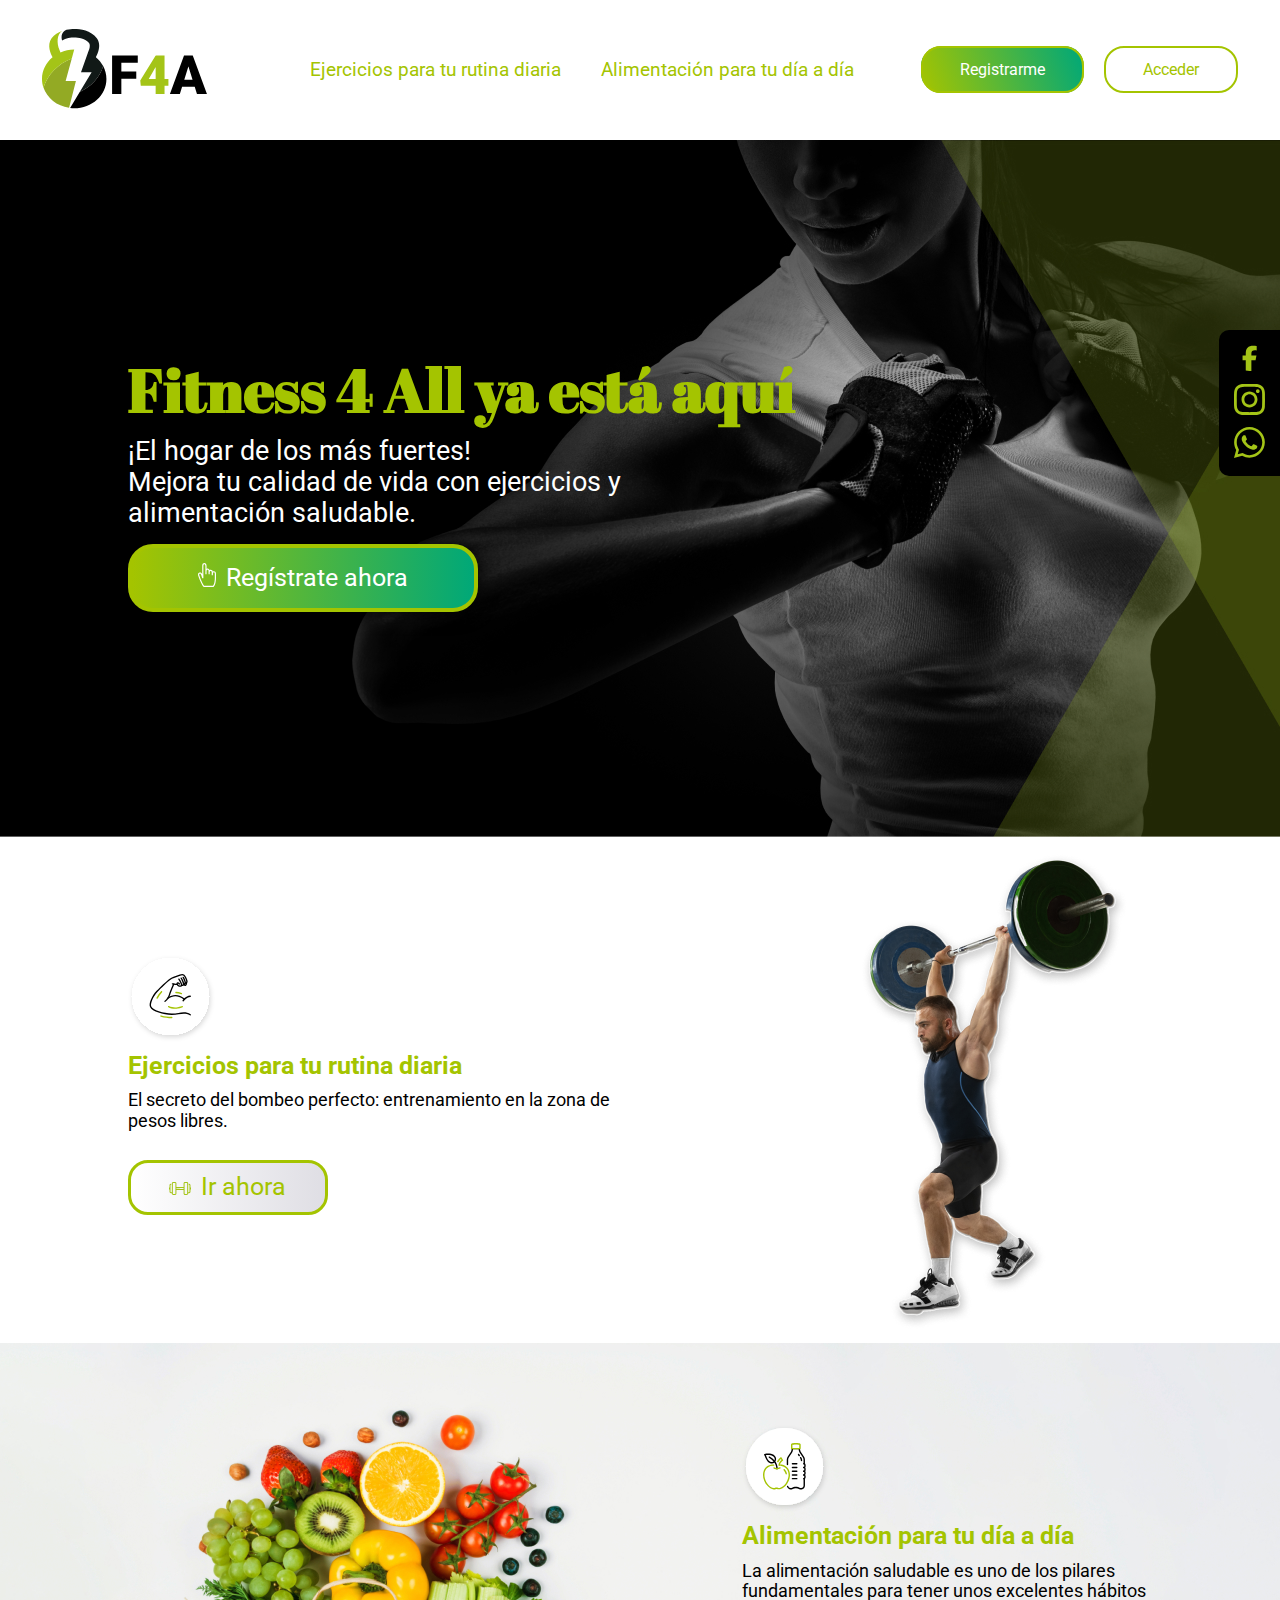
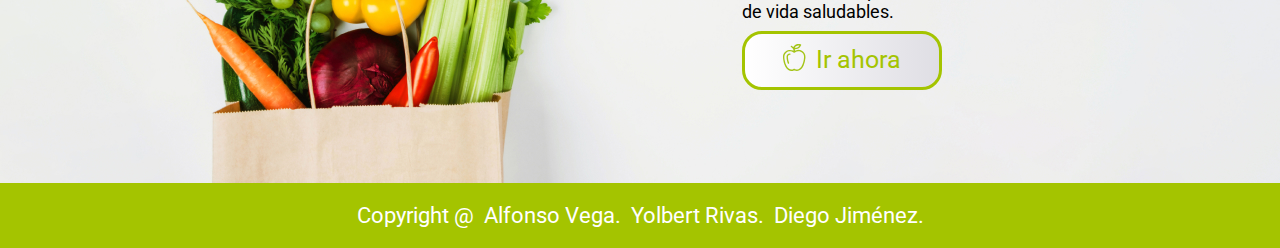
<file: index.html>
<!DOCTYPE html>
<html lang="en">
<head>
    <meta charset="UTF-8">
    <meta name="viewport" content="width=device-width, initial-scale=1">
    <title>Fitness 4 All</title>

    <!--FavIcon-->
    <link rel="icon" href="./images/favicon-f4a.ico" type="image/x-icon">

    <!--FONT Abril Fatface-->
    <link rel="preconnect" href="https://fonts.googleapis.com">
    <link rel="preconnect" href="https://fonts.gstatic.com" crossorigin>
    <link href="https://fonts.googleapis.com/css2?family=Abril+Fatface&display=swap" rel="stylesheet">

    <!--FONT Roboto-->
    <link rel="preconnect" href="https://fonts.googleapis.com">
    <link rel="preconnect" href="https://fonts.gstatic.com" crossorigin>
    <link href="https://fonts.googleapis.com/css2?family=Abril+Fatface&family=Roboto:ital,wght@0,100;0,300;0,400;0,500;0,700;0,900;1,100;1,300;1,400;1,500;1,700;1,900&display=swap" rel="stylesheet">


    <!--Hoja de estilos NORMALIZE-->
    <link rel="stylesheet" href="./css/normalize.css">

    <!--Estilos css-->
    <link rel="stylesheet" href="./css/main.css">
</head>
<body>

    <!-- The social media icon bar -->
<div class="container-social-media">
    <ul class="social-media">
        <li class="social-item"><a href="https://www.facebook.com/?locale=es_LA" target="_blank"><img src="./images/facebook.svg" alt="Facebook Icon"></a></li>
        <li class="social-item"><a href="https://www.instagram.com/" target="_blank"><img src="./images/ig.svg" alt="Instagram Icon"></a></li>
        <li class="social-item"><a href="https://wa.me/+573022854983" target="_blank"><img src="./images/wa.svg" alt="WhatsApp Icon"></a></li>
    </ul>
</div>
    <header class="header">
        <div class="contenedor contenedor-header">
            <div class="logo-container">
                <a href="index.html">
                    <img src="./images/f4a-logo.svg" alt="F4A">
                </a>
            </div>
            <nav>
            <ul class="main-nav">
                <li>
                    <a href="exercises.html" class="anchor-link">
                        Ejercicios para tu rutina diaria
                    </a>
                </li>
                <li>
                    <a href="meals.html" class="anchor-link">
                        Alimentación para tu día a día
                    </a>
                </li>
            </ul>
            </nav>
            <div class="buttons">
                <div>
                    <a href="formulario.html" class="inscribirse-link">
                        Registrarme 
                    </a>
                </div>
                <div>
                    <a href="acceso.html" class="acceso-link">
                        Acceder
                    </a>
                </div>
            </div>
            <nav class="menu-container">
                <!-- Checkbox para controlar el menú -->
                <label for="menu-toggle" class="menu-icon">
                    <img src="./images/menu-icon.svg" alt="menu-icon" class="hamburger-icon">
                </label>
                <input type="checkbox" id="menu-toggle">
                <!-- Menú -->
                <ul class="menu">
                    <li>
                        <a href="exercises.html">
                            Ejercicios para tu rutina diaria
                        </a>
                    </li>
                    <li>
                        <a href="meals.html">
                            Alimentacion para tu dia a dia 
                        </a>
                    </li>
                    <li>
                        <a href="formulario.html" class="inscribirse-lin">
                            Inscribirse 
                        </a>
                    </li>
                    <li>
                        <a href="acceso.html" class="acceso-lin">
                            Acceso
                        </a>
                    </li>
                </ul>
            </nav>
        </div>
    </header>
    
    <main class="main">

        <section class="main-banner-section">
            <div class="contenedor main-banner">
                <h1 class="main__banner-title">Fitness 4 All ya está aquí</h1>
                <p class="main__banner-paragraph">
                ¡El hogar de los más fuertes!<br>Mejora tu calidad de vida con ejercicios y alimentación saludable.
                </p>
            <a class="main__banner-button" href="formulario.html">Regístrate ahora</a>
            </div>
        </section>

        <section class="exercises-section">
            <div class="contenedor exercises">
                <div class="exercises-content">
                    <img class="home-icon" src="/images/Exc-icon.svg" alt="Icono de ejercicios">
                    <h2 class="exercises-title">Ejercicios para tu rutina diaria</h2>
                    <p>El secreto del bombeo perfecto: entrenamiento en la zona de pesos libres.</p>
                    <a href="/exercises.html" class="exercises-button">Ir ahora</a>
                </div>
                <div class="exercises-image">
                    <img class="exercises-img" src="/images/Hombre-levantando-peso.png" alt="Hombre levantando peso">
                </div>
            </div>
        </section>
        
        <section class="meals-section">
            <div class="contenedor meals">
                <div class="meals-content">
                    <img class="meals-img" src="/images/Allimentacion-saludable.png" alt="Hombre levantando peso">
                    <img class="home-icon" src="/images/meals-icon.svg" alt="Icono de alimentación saludable">
                    <h2 class="meals-title">Alimentación para tu día a día</h2>
                    <p>La alimentación saludable es uno de los pilares fundamentales para tener unos excelentes hábitos de vida saludables.</p>
                    <a href="/meals.html" class="meals-button">Ir ahora</a>
                </div>
            </div>
        </section> 
    </main>
    
    <footer>
        <ul class="creditos">
                <li class="autores">Copyright @</li>
                <li class="autores">Alfonso Vega. </li>
                <li class="autores">Yolbert Rivas. </li>
                <li class="autores">Diego Jiménez.</li>
        </ul>
    </footer>

    <!--Archivo JavaScript-->
    <script src="./js/main.js"></script>
</body>
</html>
</file>
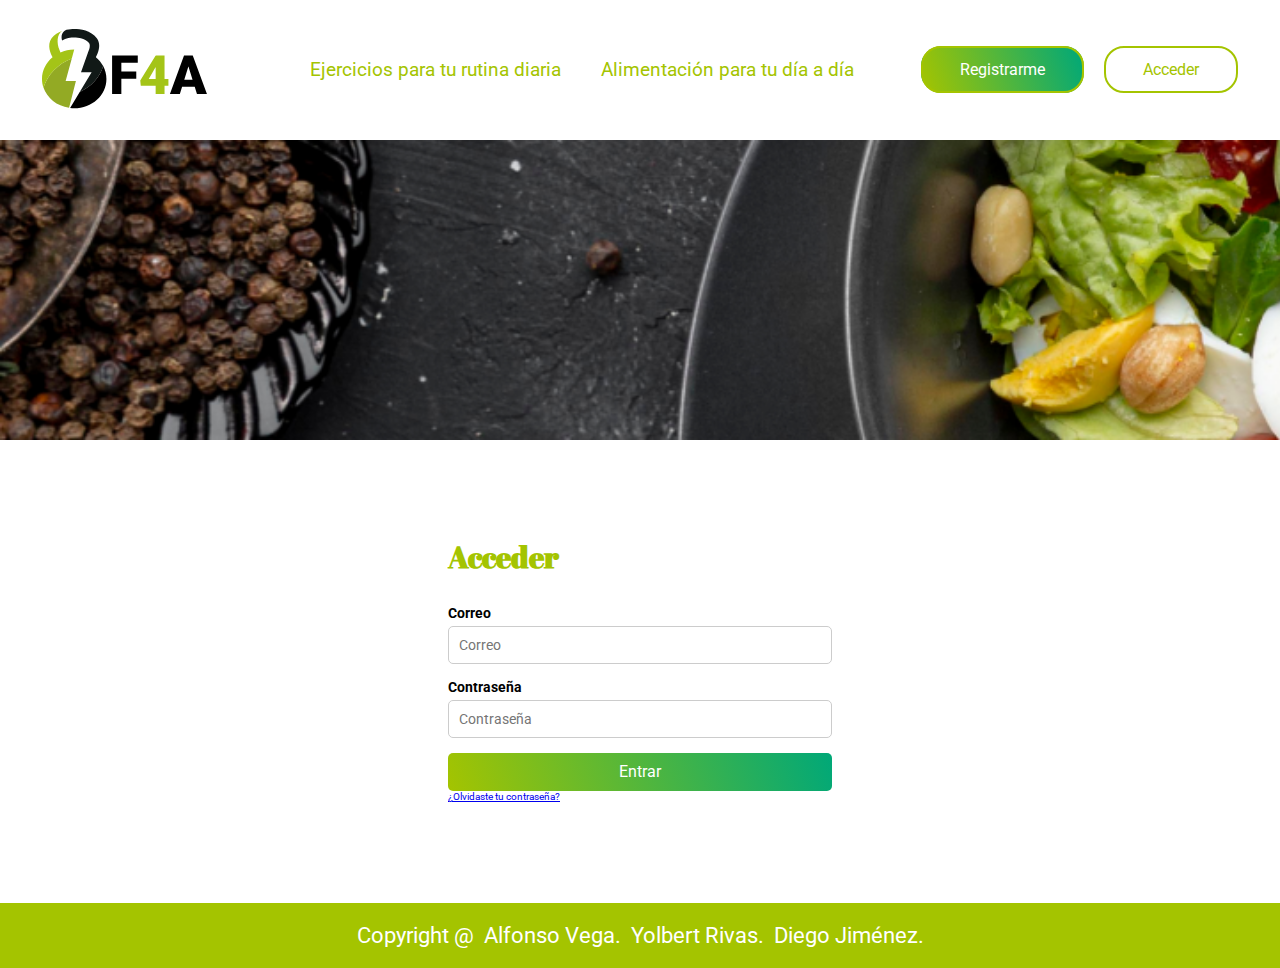
<file: acceso.html>
<!DOCTYPE html>
<html lang="en">
  <head>
    <meta charset="UTF-8" />
    <meta name="viewport" content="width=device-width, initial-scale=1.0" />
    <title>Fitness 4 All</title>

    <!--FavIcon-->
    <link rel="icon" href="./images/favicon-f4a.ico" type="image/x-icon">
    
    <!-- Abril Fatface Titulo -->
    <link rel="preconnect" href="https://fonts.googleapis.com" />
    <link rel="preconnect" href="https://fonts.gstatic.com" crossorigin />
    <link
      href="https://fonts.googleapis.com/css2?family=Abril+Fatface&family=Epilogue:ital,wght@0,100..900;1,100..900&display=swap"
      rel="stylesheet"
    />
    <!-- Roboto subtitulo y texto en general -->
    <link rel="preconnect" href="https://fonts.googleapis.com" />
    <link rel="preconnect" href="https://fonts.gstatic.com" crossorigin />
    <link
      href="https://fonts.googleapis.com/css2?family=Abril+Fatface&family=Epilogue:ital,wght@0,100..900;1,100..900&family=Roboto:ital,wght@0,100;0,300;0,400;0,500;0,700;0,900;1,100;1,300;1,400;1,500;1,700;1,900&display=swap"
      rel="stylesheet"
    />
    <!-- Normalize -->
    <link rel="stylesheet" href="./css/normalize.css" />
    <!--Hoja de estilos-->
    <link rel="stylesheet" href="./css/main.css" />
  </head>
  <body>
    
    <header class="header">
        <div class="contenedor contenedor-header">
            <div class="logo-container">
                <a href="index.html">
                    <img src="./images/f4a-logo.svg" alt="F4A">
                </a>
            </div>
            <nav>
            <ul class="main-nav">
                <li>
                    <a href="exercises.html" class="anchor-link">
                        Ejercicios para tu rutina diaria
                    </a>
                </li>
                <li>
                    <a href="meals.html" class="anchor-link">
                        Alimentación para tu día a día
                    </a>
                </li>
            </ul>
            </nav>
            <div class="buttons">
                <div>
                    <a href="formulario.html" class="inscribirse-link">
                        Registrarme 
                    </a>
                </div>
                <div>
                    <a href="acceso.html" class="acceso-link">
                        Acceder
                    </a>
                </div>
            </div>
            <nav class="menu-container">
                <!-- Checkbox para controlar el menú -->
                <label for="menu-toggle" class="menu-icon">
                    <img src="./images/menu-icon.svg" alt="menu-icon" class="hamburger-icon">
                </label>
                <input type="checkbox" id="menu-toggle">
                <!-- Menú -->
                <ul class="menu">
                    <li>
                        <a href="exercises.html">
                            Ejercicios para tu rutina diaria
                        </a>
                    </li>
                    <li>
                        <a href="meals.html">
                            Alimentacion para tu dia a dia 
                        </a>
                    </li>
                    <li>
                        <a href="formulario.html" class="inscribirse-lin">
                            Inscribirse 
                        </a>
                    </li>
                    <li>
                        <a href="acceso.html" class="acceso-lin">
                            Acceso
                        </a>
                    </li>
                </ul>
            </nav>
        </div>
    </header>

    <main class="main">
        <section class="form-banner-section">
            <!--<div>
            <img src="./images/images-del-formulario.png" alt="Img-formulario" class="baner_img">
            </div>-->
        </section>
        <section class="contenedor form-container">
            <h1 class="text-form">Acceder</h1>
            <form>
                <label for="email">Correo</label>
                <input type="text" name="email" placeholder="Correo" required>
                <label for="password">Contraseña</label>
                <input type="password" name="contraseña" placeholder="Contraseña" required>
                <button type="submit">Entrar</button>
            </form>
            <a class="contrasena" href="contrasena">¿Olvidaste tu contraseña?</a>
        </section>
    </main>
    <footer>
      <ul class="creditos">
              <li class="autores">Copyright @</li>
              <li class="autores">Alfonso Vega. </li>
              <li class="autores">Yolbert Rivas. </li>
              <li class="autores">Diego Jiménez.</li>
      </ul>
  </footer>

    <!--Archivo JavaScript-->
    <script src="./js/main.js"></script>
  </body>
</html>
</file>
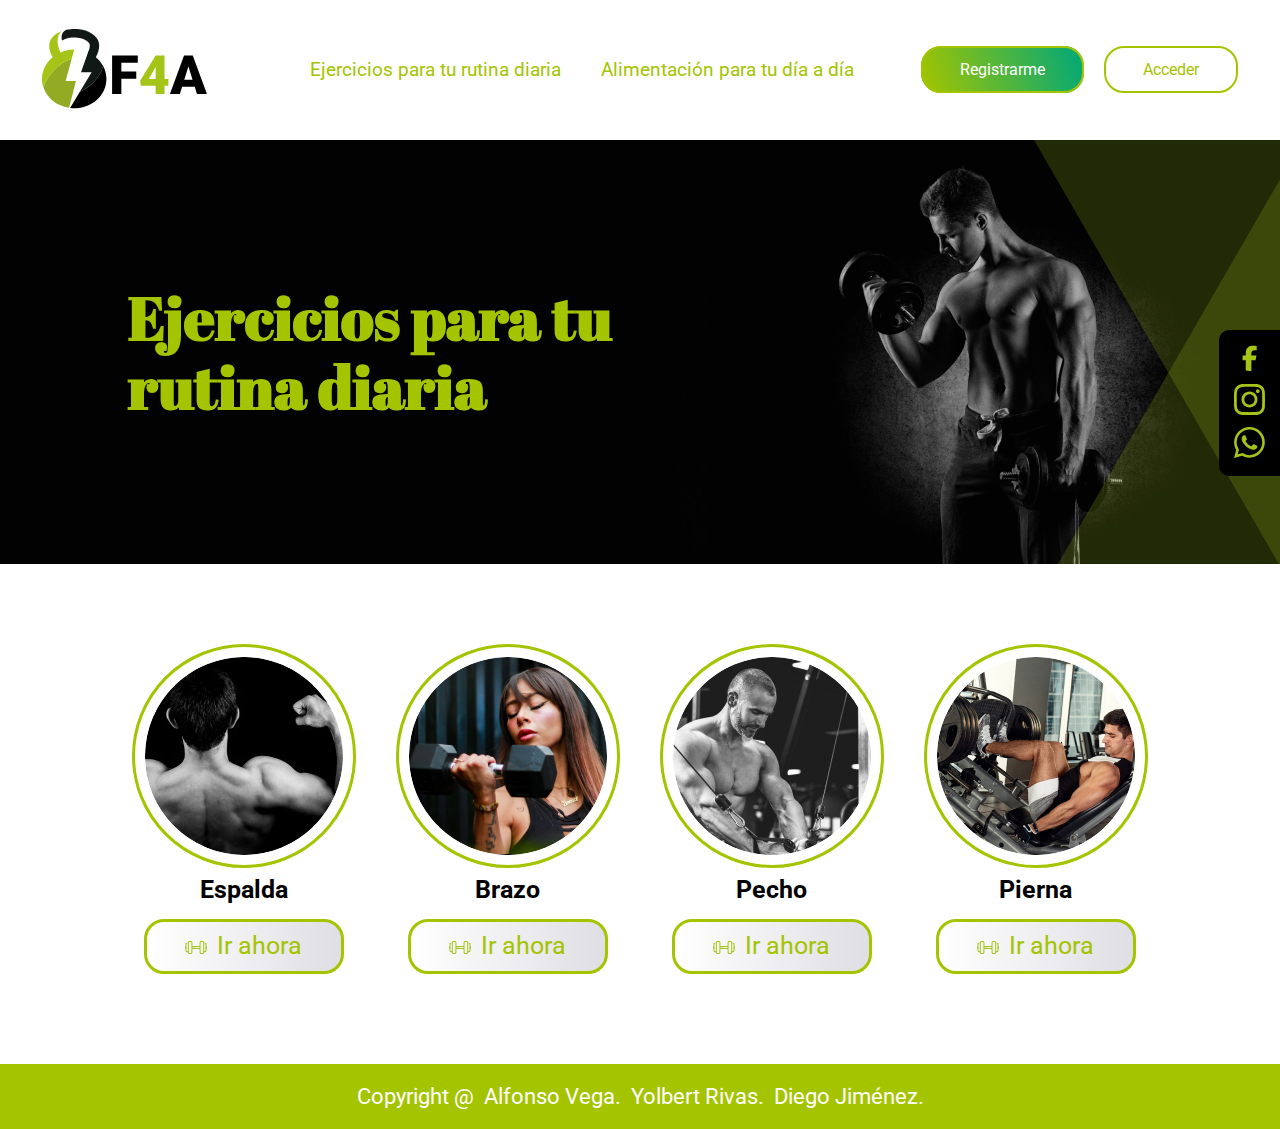
<file: exercises.html>
<!DOCTYPE html>
<html lang="en">
    <head>
        <meta charset="UTF-8">
        <meta name="viewport" content="width=device-width, initial-scale=1.0">
        <title>Ejercicios | Fitness 4 All</title>

        <!--FavIcon-->
        <link rel="icon" href="./images/favicon-f4a.ico" type="image/x-icon">
    
            <!--FONT Abril Fatface-->
            <link rel="preconnect" href="https://fonts.googleapis.com">
            <link rel="preconnect" href="https://fonts.gstatic.com" crossorigin>
            <link href="https://fonts.googleapis.com/css2?family=Abril+Fatface&display=swap" rel="stylesheet">
        
            <!--FONT Roboto-->
            <link rel="preconnect" href="https://fonts.googleapis.com">
            <link rel="preconnect" href="https://fonts.gstatic.com" crossorigin>
            <link href="https://fonts.googleapis.com/css2?family=Abril+Fatface&family=Roboto:ital,wght@0,100;0,300;0,400;0,500;0,700;0,900;1,100;1,300;1,400;1,500;1,700;1,900&display=swap" rel="stylesheet">
        
            <!--Hoja de estilos NORMALIZE-->
            <link rel="stylesheet" href="./css/normalize.css">
        
            <!--Hoja de estilos-->
            <link rel="stylesheet" href="./css/main.css">
    </head>
    
<body>
<!-- The social media icon bar -->
<div class="container-social-media">
    <ul class="social-media">
        <li class="social-item"><a href="https://www.facebook.com/?locale=es_LA" target="_blank"><img src="./images/facebook.svg" alt="Facebook Icon"></a></li>
        <li class="social-item"><a href="https://www.instagram.com/" target="_blank"><img src="./images/ig.svg" alt="Instagram Icon"></a></li>
        <li class="social-item"><a href="https://wa.me/+573022854983" target="_blank"><img src="./images/wa.svg" alt="WhatsApp Icon"></a></li>
    </ul>
</div>
    <header class="header">
        <div class="contenedor contenedor-header">
            <div class="logo-container">
                <a href="index.html">
                    <img src="./images/f4a-logo.svg" alt="F4A">
                </a>
            </div>
            <nav>
            <ul class="main-nav">
                <li>
                    <a href="exercises.html" class="anchor-link">
                        Ejercicios para tu rutina diaria
                    </a>
                </li>
                <li>
                    <a href="meals.html" class="anchor-link">
                        Alimentación para tu día a día
                    </a>
                </li>
            </ul>
            </nav>
            <div class="buttons">
                <div>
                    <a href="formulario.html" class="inscribirse-link">
                        Registrarme 
                    </a>
                </div>
                <div>
                    <a href="acceso.html" class="acceso-link">
                        Acceder
                    </a>
                </div>
            </div>
            <nav class="menu-container">
                <!-- Checkbox para controlar el menú -->
                <label for="menu-toggle" class="menu-icon">
                    <img src="./images/menu-icon.svg" alt="menu-icon" class="hamburger-icon">
                </label>
                <input type="checkbox" id="menu-toggle">
                <!-- Menú -->
                <ul class="menu">
                    <li>
                        <a href="exercises.html">
                            Ejercicios para tu rutina diaria
                        </a>
                    </li>
                    <li>
                        <a href="meals.html">
                            Alimentacion para tu dia a dia 
                        </a>
                    </li>
                    <li>
                        <a href="formulario.html" class="inscribirse-lin">
                            Inscribirse 
                        </a>
                    </li>
                    <li>
                        <a href="acceso.html" class="acceso-lin">
                            Acceso
                        </a>
                    </li>
                </ul>
            </nav>
        </div>
    </header>

    <main>

        <section class="exercises-banner-section">
            <div class="contenedor exercises-banner">
                <h1 class="exercises-title">Ejercicios para tu rutina diaria</h1>
            </div>
        </section>

        <section class="exercises-routine-section">
            <div class="contenedor exercises-routine-container">

                <ul class="exercises-routine">
                    <li class="exercise-item">
                        <img class="img-day" src="./images/back.png" alt="Imagen de homebre de espaldas">
                        <h2 class="day">Espalda</h2>
                        <a href="#" class="exercises-button">Ir ahora</a>
                    </li>
                    <li class="exercise-item">
                        <img class="img-day" src="./images/arm.png" alt="Imagen de mujer mostrando su brazo">
                        <h2 class="day">Brazo</h2>
                        <a href="#" class="exercises-button">Ir ahora</a>
                    </li>
                    <li class="exercise-item">
                        <img class="img-day" src="./images/chest.png" alt="Imagen de hombre entrenando pecho">
                        <h2 class="day">Pecho</h2>
                        <a href="#" class="exercises-button">Ir ahora</a>
                    </li>
                    <li class="exercise-item">
                        <img class="img-day" src="./images/legs.png" alt="Hombre haciendo prensa para piernas"></a>
                        <h2 class="day">Pierna</h2>
                        <a href="#" class="exercises-button">Ir ahora</a>
                    </li>
                </ul>

            </div>
        </section>

    </main>

    <footer>
        <ul class="creditos">
                <li class="autores">Copyright @</li>
                <li class="autores">Alfonso Vega. </li>
                <li class="autores">Yolbert Rivas. </li>
                <li class="autores">Diego Jiménez.</li>
        </ul>
    </footer>

        <!--Archivo JavaScript-->
        <script src="./js/main.js"></script>
</body>
</html>
</file>
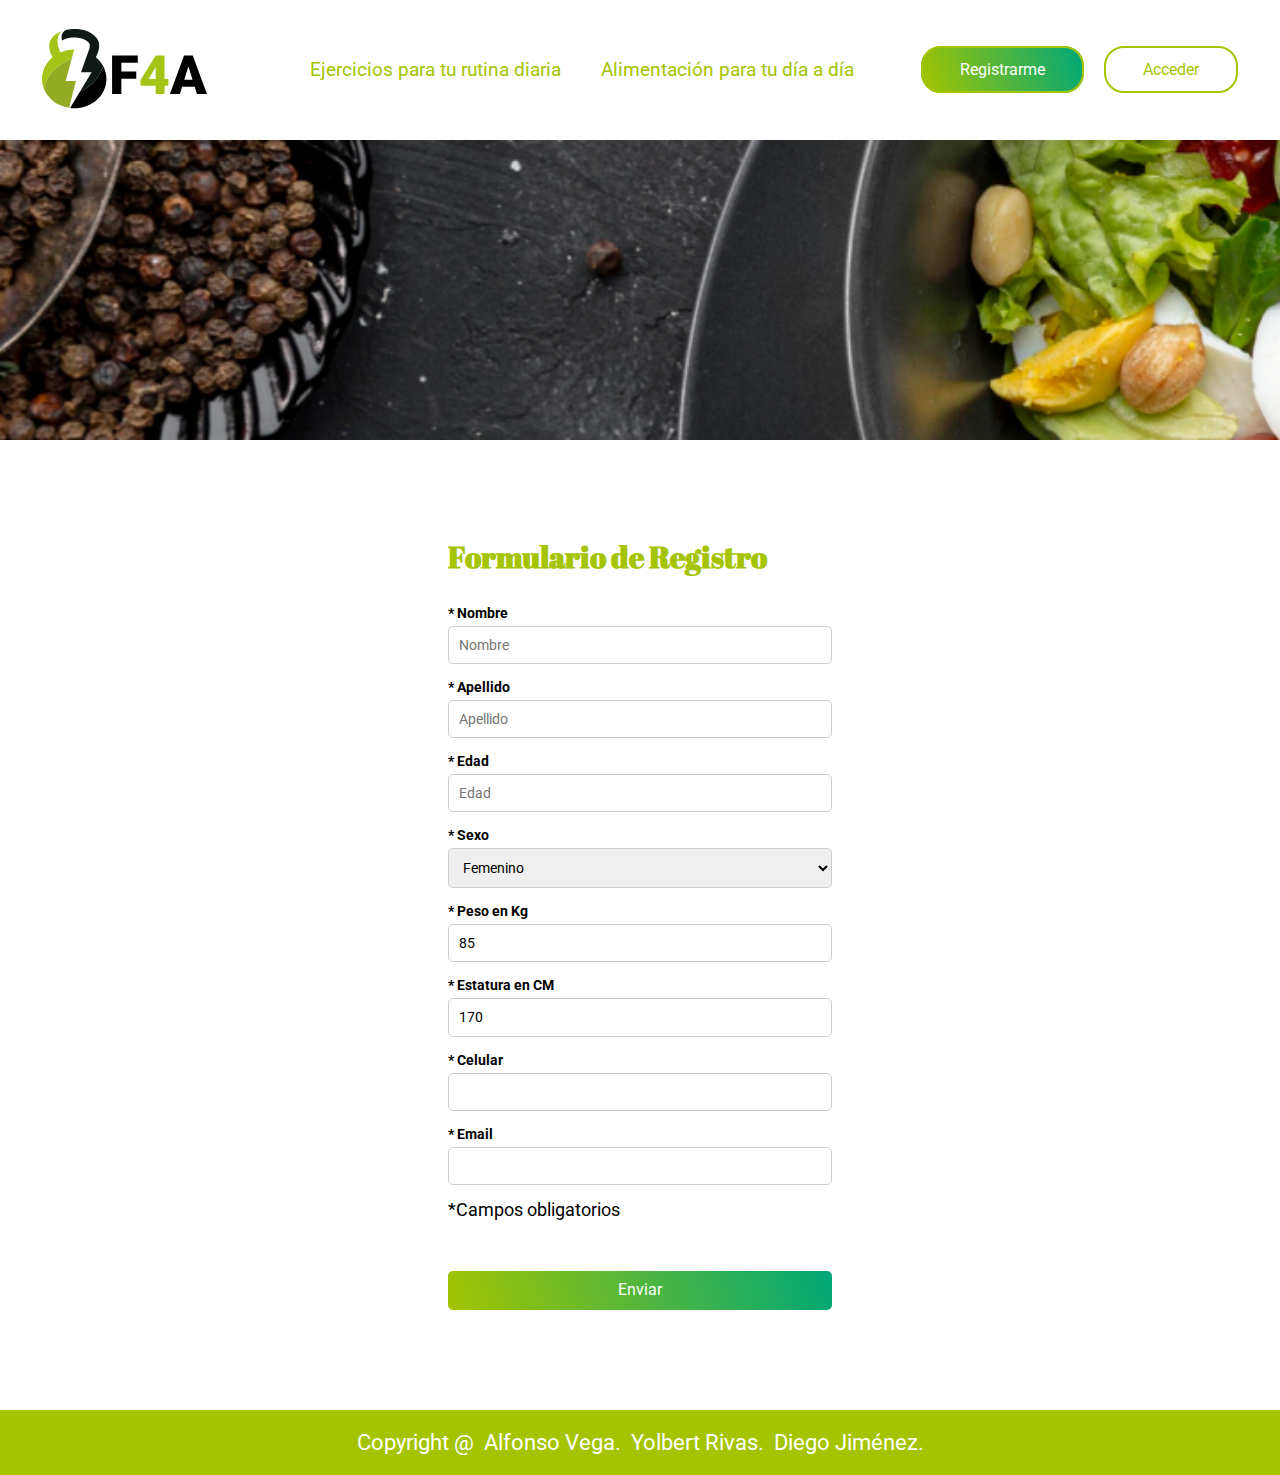
<file: formulario.html>
<!DOCTYPE html>
<html lang="en">
  <head>
    <meta charset="UTF-8" />
    <meta name="viewport" content="width=device-width, initial-scale=1.0" />
    <title>Fitness 4 All</title>

    <!--FavIcon-->
    <link rel="icon" href="./images/favicon-f4a.ico" type="image/x-icon">

    <!-- Abril Fatface Titulo -->
    <link rel="preconnect" href="https://fonts.googleapis.com" />
    <link rel="preconnect" href="https://fonts.gstatic.com" crossorigin />
    <link
      href="https://fonts.googleapis.com/css2?family=Abril+Fatface&family=Epilogue:ital,wght@0,100..900;1,100..900&display=swap"
      rel="stylesheet"
    />
    <!-- Roboto subtitulo y texto en general -->
    <link rel="preconnect" href="https://fonts.googleapis.com" />
    <link rel="preconnect" href="https://fonts.gstatic.com" crossorigin />
    <link
      href="https://fonts.googleapis.com/css2?family=Abril+Fatface&family=Epilogue:ital,wght@0,100..900;1,100..900&family=Roboto:ital,wght@0,100;0,300;0,400;0,500;0,700;0,900;1,100;1,300;1,400;1,500;1,700;1,900&display=swap"
      rel="stylesheet"
    />
    <!-- Normalize -->
    <link rel="stylesheet" href="./css/normalize.css" />
    <!--Hoja de estilos-->
    <link rel="stylesheet" href="./css/main.css" />
  </head>
  <body>
    
    <header class="header">
        <div class="contenedor contenedor-header">
            <div class="logo-container">
                <a href="index.html">
                    <img src="./images/f4a-logo.svg" alt="F4A">
                </a>
            </div>
            <nav>
            <ul class="main-nav">
                <li>
                    <a href="exercises.html" class="anchor-link">
                        Ejercicios para tu rutina diaria
                    </a>
                </li>
                <li>
                    <a href="meals.html" class="anchor-link">
                        Alimentación para tu día a día
                    </a>
                </li>
            </ul>
            </nav>
            <div class="buttons">
                <div>
                    <a href="formulario.html" class="inscribirse-link">
                        Registrarme 
                    </a>
                </div>
                <div>
                    <a href="acceso.html" class="acceso-link">
                        Acceder
                    </a>
                </div>
            </div>
            <nav class="menu-container">
                <!-- Checkbox para controlar el menú -->
                <label for="menu-toggle" class="menu-icon">
                    <img src="./images/menu-icon.svg" alt="menu-icon" class="hamburger-icon">
                </label>
                <input type="checkbox" id="menu-toggle">
                <!-- Menú -->
                <ul class="menu">
                    <li>
                        <a href="exercises.html">
                            Ejercicios para tu rutina diaria
                        </a>
                    </li>
                    <li>
                        <a href="meals.html">
                            Alimentacion para tu dia a dia 
                        </a>
                    </li>
                    <li>
                        <a href="formulario.html" class="inscribirse-lin">
                            Inscribirse 
                        </a>
                    </li>
                    <li>
                        <a href="acceso.html" class="acceso-lin">
                            Acceso
                        </a>
                    </li>
                </ul>
            </nav>
        </div>
    </header>

    <main class="main">
      <section class="form-banner-section">
        <!--<div>
          <img src="./images/images-del-formulario.png" alt="Img-formulario" class="baner_img">
        </div>-->
      </section>
      <section class="contenedor form-container">
        <h1 class="text-form">Formulario de Registro</h1>
        <form>
            <label for="nombre">* Nombre</label>
            <input type="text" name="nombre" placeholder="Nombre" required>

            <label for="apellido">* Apellido</label>
            <input type="text" name="apellido" placeholder="Apellido" required>

            <label for="edad">* Edad</label>
            <input type="number" min="0" name="edad" placeholder="Edad" required>

            <label for="sexo">* Sexo</label>
            <select name="sexo" required>
                <option value="femenino">Femenino</option>
                <option value="masculino">Masculino</option>
                <option value="masculino">Otro</option>
            </select>

            <label for="peso">* Peso en Kg</label>
            <input type="number" min="0" name="peso" required value="85">

            <label for="estatura">* Estatura en CM</label>
            <input type="number" name="estatura" required value="170">

            <label for="celular">* Celular</label>
            <input type="tel" name="celular" required>

            <label for="email">* Email</label>
            <input type="email" name="Email" required>
            <p>*Campos obligatorios</p>
            <br>
            <button type="submit">Enviar</button>
        </form>
    </section>

    <footer>
      <ul class="creditos">
              <li class="autores">Copyright @</li>
              <li class="autores">Alfonso Vega. </li>
              <li class="autores">Yolbert Rivas. </li>
              <li class="autores">Diego Jiménez.</li>
      </ul>
  </footer>

    <!--Archivo JavaScript-->
    <script src="./js/main.js"></script>
  </body>
</html>
</file>
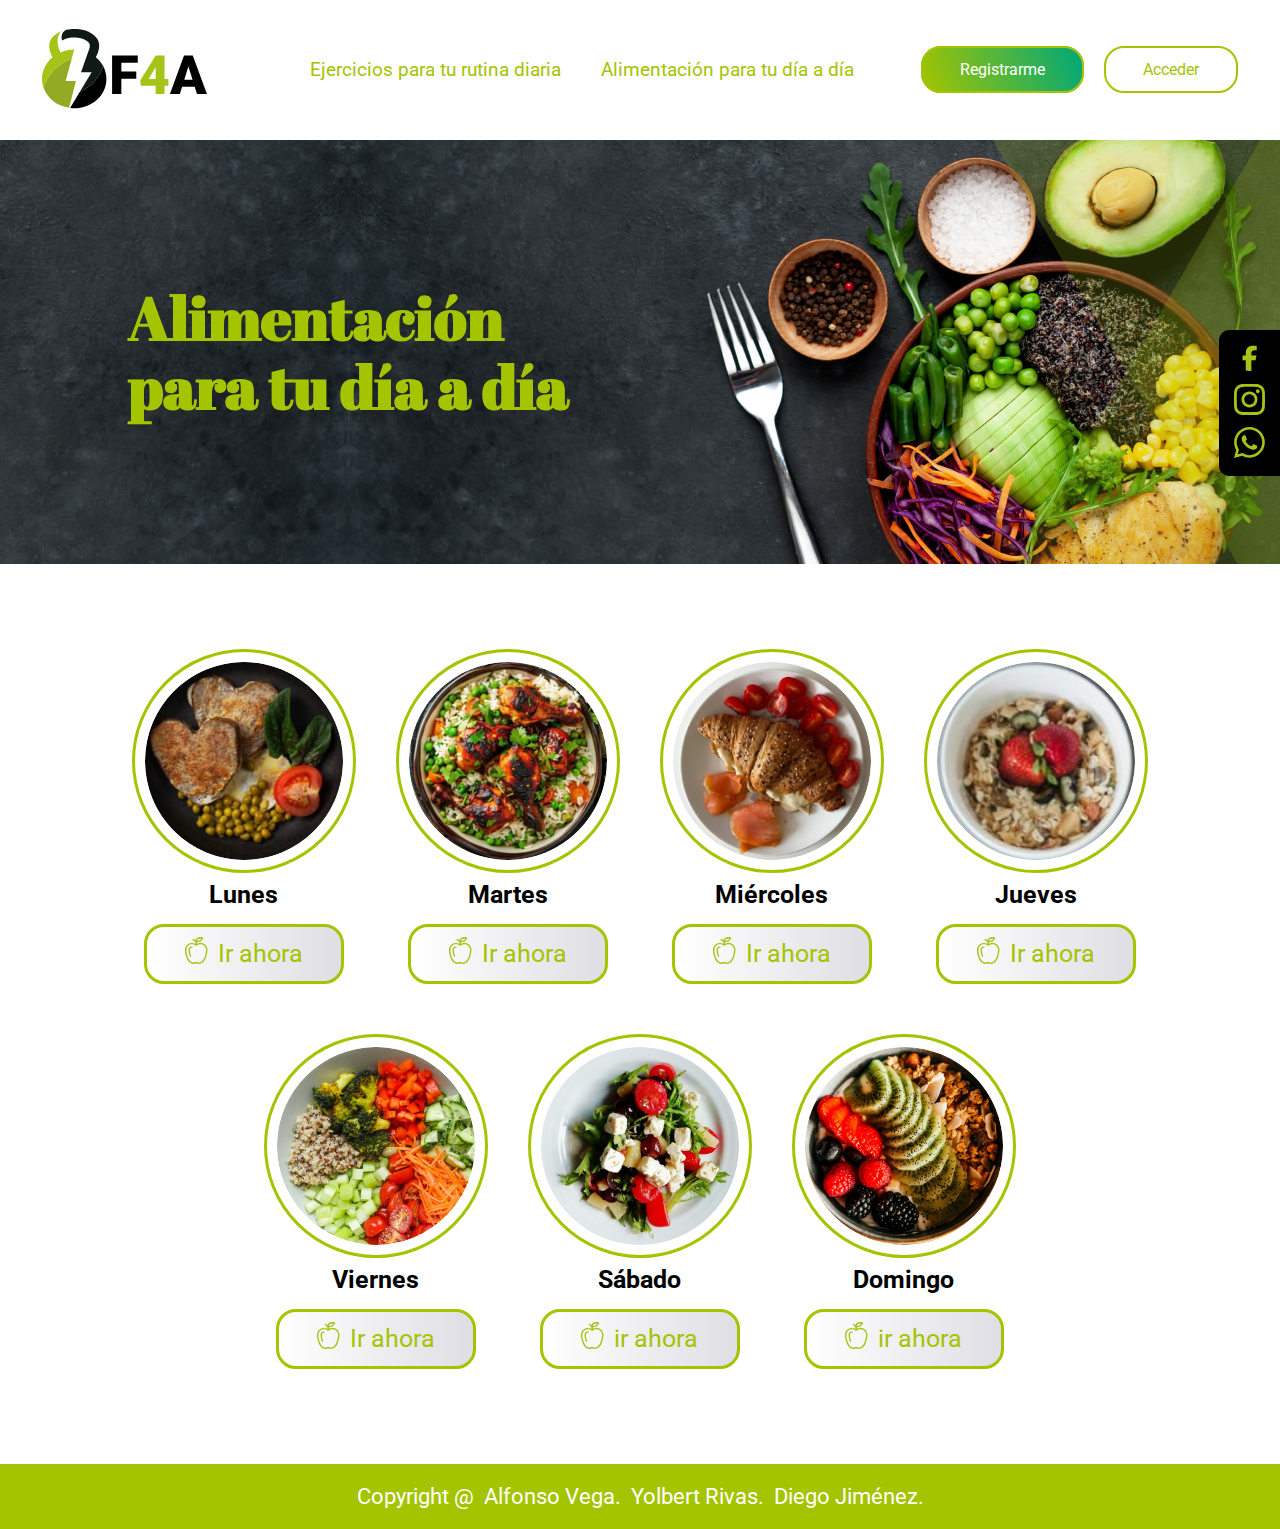
<file: meals.html>
<!DOCTYPE html>
<html lang="en">
<head>
    <meta charset="UTF-8">
    <meta name="viewport" content="width=device-width, initial-scale=1.0">
    <title>Alimentación | Fitness 4 All</title>

        <!--FavIcon-->
        <link rel="icon" href="./images/favicon-f4a.ico" type="image/x-icon">

        <!--FONT Abril Fatface-->
        <link rel="preconnect" href="https://fonts.googleapis.com">
        <link rel="preconnect" href="https://fonts.gstatic.com" crossorigin>
        <link href="https://fonts.googleapis.com/css2?family=Abril+Fatface&display=swap" rel="stylesheet">
    
        <!--FONT Roboto-->
        <link rel="preconnect" href="https://fonts.googleapis.com">
        <link rel="preconnect" href="https://fonts.gstatic.com" crossorigin>
        <link href="https://fonts.googleapis.com/css2?family=Abril+Fatface&family=Roboto:ital,wght@0,100;0,300;0,400;0,500;0,700;0,900;1,100;1,300;1,400;1,500;1,700;1,900&display=swap" rel="stylesheet">
    
        <!--Hoja de estilos NORMALIZE-->
        <link rel="stylesheet" href="./css/normalize.css">
    
        <!--Hoja de estilos-->
        <link rel="stylesheet" href="./css/main.css">
</head>
<body>

<!-- The social media icon bar -->
<div class="container-social-media">
    <ul class="social-media">
        <li class="social-item"><a href="https://www.facebook.com/?locale=es_LA" target="_blank"><img src="./images/facebook.svg" alt="Facebook Icon"></a></li>
        <li class="social-item"><a href="https://www.instagram.com/" target="_blank"><img src="./images/ig.svg" alt="Instagram Icon"></a></li>
        <li class="social-item"><a href="https://wa.me/+573022854983" target="_blank"><img src="./images/wa.svg" alt="WhatsApp Icon"></a></li>
    </ul>
</div>

    <header class="header">
        <div class="contenedor contenedor-header">
            <div class="logo-container">
                <a href="index.html">
                    <img src="./images/f4a-logo.svg" alt="F4A">
                </a>
            </div>
            <nav>
            <ul class="main-nav">
                <li>
                    <a href="exercises.html" class="anchor-link">
                        Ejercicios para tu rutina diaria
                    </a>
                </li>
                <li>
                    <a href="meals.html" class="anchor-link">
                        Alimentación para tu día a día
                    </a>
                </li>
            </ul>
            </nav>
            <div class="buttons">
                <div>
                    <a href="formulario.html" class="inscribirse-link">
                        Registrarme 
                    </a>
                </div>
                <div>
                    <a href="acceso.html" class="acceso-link">
                        Acceder
                    </a>
                </div>
            </div>
            <nav class="menu-container">
                <!-- Checkbox para controlar el menú -->
                <label for="menu-toggle" class="menu-icon">
                    <img src="./images/menu-icon.svg" alt="menu-icon" class="hamburger-icon">
                </label>
                <input type="checkbox" id="menu-toggle">
                <!-- Menú -->
                <ul class="menu">
                    <li>
                        <a href="exercises.html">
                            Ejercicios para tu rutina diaria
                        </a>
                    </li>
                    <li>
                        <a href="meals.html">
                            Alimentacion para tu dia a dia 
                        </a>
                    </li>
                    <li>
                        <a href="formulario.html" class="inscribirse-lin">
                            Inscribirse 
                        </a>
                    </li>
                    <li>
                        <a href="acceso.html" class="acceso-lin">
                            Acceso
                        </a>
                    </li>
                </ul>
            </nav>
        </div>
    </header>
    
    <main class="main">

        <section class="meals-banner-section">
            <div class="contenedor meals-banner">
                <h1 class="meals-title">Alimentación para tu día a día</h1>
            </div>
        </section>

        <section class="meals-days-section">
            <div class="contenedor meals-days-container">
                <ul class="meals-days">

                    <li class="day-item">
                        <a href="#">
                            <img class="img-day" src="./images/monday-meal.png" alt="Imagen de alimentación balanceada para los días lunes">
                        </a>
                        <h2 class="day">Lunes</h2>
                        <a href="#" class="meals-button">Ir ahora</a>
                    </li>
                    <li class="day-item">
                        <a href="#">
                            <img class="img-day" src="./images/tuesday-meal.png" alt="Imagen de alimentación balanceada para los días martes">
                        </a>
                        <h2 class="day">Martes</h2>
                        <a href="#" class="meals-button">Ir ahora</a>
                    </li>
                    <li class="day-item">
                        <a href="#">
                            <img class="img-day" src="./images/wednesday-meal.png" alt="Imagen de alimentación balanceada para los días miércoles">
                        </a>
                        <h2 class="day">Miércoles</h2>
                        <a href="#" class="meals-button">Ir ahora</a>
                    </li>
                    <li class="day-item">
                        <a href="#">
                            <img class="img-day" src="./images/thursday-meal.png" alt="Imagen de alimentación balanceada para los días jueves">
                        </a>
                        <h2 class="day">Jueves</h2>
                        <a href="#" class="meals-button">Ir ahora</a>
                    </li>
                    <li class="day-item">
                        <a href="#">
                            <img class="img-day" src="./images/Fridays.png" alt="Imagen de alimentación balanceada para los días viernes">
                        </a>
                        <h2 class="day">Viernes</h2>
                        <a href="#" class="meals-button">Ir ahora</a>
                    </li>
                    <li class="day-item">
                        <a href="#">
                            <img class="img-day" src="./images/Saturdays.png" alt="Imagen de alimentación balanceada para los días sábado">
                        </a>
                        <h2 class="day">Sábado</h2>
                        <a href="#" class="meals-button">ir ahora</a>
                    </li>
                    <li class="day-item">
                        <a href="#">
                            <img class="img-day" src="./images/Sundays.png" alt="Imagen de alimentación balanceada para los días domingo">
                        </a>
                        <h2 class="day">Domingo</h2>
                        <a href="#" class="meals-button">ir ahora</a>
                    </li>

                </ul>
                
            </div>
        </section>
    </main>
    <footer>
        <ul class="creditos">
                <li class="autores">Copyright @</li>
                <li class="autores">Alfonso Vega. </li>
                <li class="autores">Yolbert Rivas. </li>
                <li class="autores">Diego Jiménez.</li>
        </ul>
    </footer>
    <!--Archivo JavaScript-->
    <script src="./js/main.js"></script>
</body>
</html>
</file>
<file: css/main.css>
:root{
    /**Colors*/
    --black--: #000000;
    --limerick--: #A4C400;
    --Blue-Bolt--: #00B7FF;
    --white--: #FFFFFF;
    --Green-Munsell--: #00A878;
    
    /* valor estandar de las fuentes*/
    --overall-font-size: 62.5%;
}

* {
    padding: 0;
    margin: 0;
    box-sizing: border-box;
}

html {
    font-size: var(--overall-font-size);
}

body {
    font-family: "Abril Fatface", serif;
    font-family: "Roboto", sans-serif;
}

h1 {
    color: var(--limerick--);
    font-family:"Abril Fatface", serif;
    font-size: 6rem;
    margin: 0;
}

h2 {
    font-size: 2.5rem;
    font-family: 'Roboto';
    color: var(--limerick--);
    padding: 1rem 0;
}

p {
    font-family: 'Roboto';
    color: var(--black--);
    font-size: 1.8rem;
    height: 6rem;
}

.contenedor {
    max-width: 96%;
    width: 100%;
    margin: 0 auto;
}

/** Menu-Header */
.header {
    display: flex;
    justify-content: center;
    align-items: center;
    height: 14rem;
}
.contenedor-header {
    display: flex;
    justify-content: space-around;
    align-items: center;
}


.main-nav {
    font-size: 1.9rem;
    list-style: none;
    display: flex;
    gap: 4rem;
    font-size: 1.9rem;
    margin-left: 7rem;
}

.anchor-link {
    text-decoration: none;
    color: var(--limerick--);
}

.inscribirse-link {
    text-decoration: none;
    background: linear-gradient(70deg, #A4C400, #00A878);
    color: var(--white--);
    border: .2rem solid #A4C400;
    padding: 1.2rem 3.7rem;
    border-radius: 2rem;
}

.acceso-link {
    text-decoration: none;

    color: var(--limerick--);
    border: .2rem solid #A4C400;
    padding: 1.2rem 3.7rem;
    border-radius: 2rem;
}

.buttons {
    display: flex;
    gap: 2rem;
    font-size: 1.6rem;
    order: 3;
}
ul.menu {
    position: relative;
    top: 14.6rem;
    right: 0;
    width: 111%;
    font-size: 1.6rem;
    padding: 2rem 0;
    list-style: none;
    display: none;
}
/* Ocultar el checkbox por defecto */
#menu-toggle {
    display: none;
}

.menu-icon {
    font-size: 24px;
    cursor: pointer;
    display: none;
}


.hamburger-icon {
    display: none;
} 


/** Main Banner Section */

.abril-fatface-regular {
    font-family: "Abril Fatface", serif;
}  

.container {
    padding: 13rem;
}

section.main-banner-section {
    background-image: url(/images/main-banner.jpg);
    background-size: cover; 
    background-position: right 0; 
}

.main-banner {
    width: 100%;
    height: 69.7rem;
    display: flex;
    flex-direction: column;
    align-items: flex-start;
    justify-content: center;
}

p.main__banner-paragraph {
    color: var(--white--);
    font-size: 2.7rem;
    font-family: roboto, san sans-serif;
    width: 60%;
    padding: 1.2rem 0;
    height: 11rem;
}

a.main__banner-button {
    background-image: linear-gradient(to right, var(--limerick--) 0%, var(--Green-Munsell--) 50%, var(--limerick--) 100%);
    margin: 1rem 1rem 1rem 0;
    padding: 1.5rem 5.5rem;
    text-align: center;
    text-decoration: none;
    font-size: 2.5rem;
    font-family: 'Roboto';
    transition: 0.5s;
    background-size: 200% auto;
    color: white;
    box-shadow: 0 0 2rem #000;
    border-radius: 2.5rem;
    display: block;
    border: .4rem solid #a4c400;
    width: 35rem;
}

a.main__banner-button::before {
    content: url(/images/pointer-icon.svg);
    margin-right: 1rem;
}

a.main__banner-button:hover {
    background-position: right center; /* change the direction of the change here */
    color: #fff;
    text-decoration: none;
}

img.home-icon {
    display: block;
}

  /** Excercises Section */

.exercises {
    height: auto;
    display: flex;
    justify-content: space-around;
    align-items: center;
}

.exercises-content {
    flex-basis: 40%;
}

a.exercises-button {
    background-image: linear-gradient(to right, var(--white--) 0%, #dfdee4 50%, var(--white--) 100%);
    margin: 1rem 1rem 1rem 0;
    padding: 1rem 0;
    text-align: center;
    text-decoration: none;
    font-size: 2.5rem;
    font-family: 'Roboto';
    transition: 0.5s;
    background-size: 200% auto;
    color: var(--limerick--);
    border-radius: 2rem;
    display: block;
    border: .3rem solid #a4c400;
    width: 20rem;
}

a.exercises-button::before {
    content: url(/images/exercises-icon.svg);
    margin-right: 1rem;
}

a.exercises-button:hover {
    background-position: right center; /* change the direction of the change here */
    color: #a4c400;
    text-decoration: none;

}

  /** Meals Section */

section.meals-section {
    background-image: url(/images/meals-background.jpg);
    background-repeat: no-repeat;
    background-size: 100%;
}

.meals {
    height: 44rem;
    display: flex;
    justify-content: end;
    align-items: center;
    width: 80%;
}

.meals-content {
    flex-basis: 40%;
}

img.meals-img {
    display: none;
}

a.meals-button {
    background-image: linear-gradient(to right, var(--white--) 0%, #dfdee4 50%, var(--white--) 100%);
    margin: 1rem 1rem 1rem 0;
    padding: 1rem 0;
    text-align: center;
    text-decoration: none;
    font-size: 2.5rem;
    font-family: 'Roboto';
    transition: 0.5s;
    background-size: 200% auto;
    color: var(--limerick--);
    border-radius: 2rem;
    display: block;
    border: .3rem solid #a4c400;
    width: 20rem;
}

a.meals-button::before {
    content: url(/images/meals-icon-button.svg);
    margin-right: 1rem;
}

a.meals-button:hover {
    background-position: right center; /* change the direction of the change here */
    color: #a4c400;
    text-decoration: none;
}
a.meals-button, 
a.exercises-button,
a.main__banner-button {
    display: flex;
    justify-content: center;
    align-items: center;
}
/*main-formulario*/
.baner_img {
    width: 100%;
}
.text-form {
    color: var(--limerick--);
    font-size: 3rem;
    font-family: "Abril Fatface", serif;
    padding-bottom: 3rem;
}
.text-form2 {
    margin-bottom: 3.5rem;
    color: var(--black--);
    font-family: "Roboto", sans-serif;
}
.main-banner {
    width: 80%;
}
.form-container {
    width: 30%;
    padding: 10rem 0;
}
form {
    display: flex;
    flex-direction: column;
}

label {
    margin-bottom: .5rem;
    font-weight: bold;
    font-size: 1.4rem;
    align-self: baseline;
}

input, select {
    margin-bottom: 1.5rem;
    padding: 1rem;
    font-size: 1.4rem;
    border: .1rem solid #ccc;
    border-radius: .5rem;
}

button {
    padding: 1rem;
    border-radius: 2rem;
    margin: 0;
    font-size: 1.6rem;
    background: linear-gradient(70deg, #A4C400, #00A878);
    color: var(--white--);
    border: none;
    border-radius: .5rem;
    cursor: pointer;
}

/**Footer creditos*/
.creditos {
    background-color: var(--limerick--);
    display: flex;
    list-style: none;
    justify-content: center;
    gap: 1rem;
}

.autores {
    font-family: "Roboto", sans-serif;
    font-size: 2.2rem;
    color: var(--white--);
    padding: 2rem 0;
}

/*Pagina de Alimentacion*/


/** Meals Banner Section */

section.meals-banner-section {
    background-image: url(/images/meals-banner.jpg);
    background-size: cover;
}


.meals-banner {
    height: 42.4rem;
    display: flex;
    align-items: center;
    width: 80%;
}

h1.meals-title {
    flex-basis: 50%;
}

/** Meals Days Section */

.meals-days-container{

    height: 90rem;
    width: 100%;
    display: flex;
    justify-content: space-evenly;
    align-items: center;
}

ul.meals-days {
    display: flex;
    justify-content: center;
    text-align: center;
    list-style: none;
    gap: 4rem;
    flex-wrap: wrap;
}

.day-item .meals-button {
    margin: 1rem auto;
}

img.img-day {
    border: .3rem solid var(--limerick--);
    border-radius: 50%;
    padding: 1rem;
}

h2.day {
    color: var(--black--);
    padding: .5rem 0;
}

/** Exercises */

/** Exercises Banner Section */

section.exercises-banner-section {
    background-image: url(/images/exercises-banner.jpg);
    background-size: cover;  
}

.exercises-banner {
    height: 42.4rem;
    display: flex;
    align-items: center;
    width: 80%;
}

h1.exercises-title {
    flex-basis: 50%;
}

/** Exercises routine Section */

.exercises-routine-container {
    width: 100%;
    height: 50rem;
    display: flex;
    justify-content: space-evenly;
    align-items: center;
}

ul.exercises-routine {
    display: flex;
    justify-content: center;
    text-align: center;
    list-style: none;
    gap: 4rem;
    flex-wrap: wrap;
}

.exercise-item .exercises-button {
    margin: 1rem auto;
}

img.img-day {
    border: .3rem solid var(--limerick--);
    border-radius: 50%;
    padding: 1rem;
}


.container-social-media {
    margin: auto;
    position: fixed;
    right: 0;
    top: 33rem;
    z-index: auto;
  }
  
ul.social-media {
    background-color: #000000;
    border-radius: 1rem 0 0 1rem;
    float: right;
    list-style: none; /* Remove bullet points */
    margin: 0;        /* Remove default margin */
    padding: 0;       /* Remove default padding */
    padding: 1rem;
    right: 0;         /* Align to the right edge of the container */
    text-align: center;
  }

li.social-item {
    padding: .5rem;
}

/**Formulario y acceso*/

section.form-banner-section {
    height: 30rem;
    background-image: url(/images/images-del-formulario.png);
    background-size: cover;
}

@media ( max-width: 1400px ) {}
@media ( max-width: 1200px ) {
    ul.main-nav {
        display: none;
    }
}
@media ( max-width: 992px ) {
    p.main__banner-paragraph {
        width: 70%;
    }
}
@media ( max-width: 768px ) {
    .contenedor-header {
        max-width: 90%;
        justify-content: space-between;
    }
    .buttons {
        display: none;
    }
    .hamburger-icon {
        display: block;
        height: 4rem;
    }
    .menu-icon {
        display: block;
    }
    label.menu-icon {
        position: absolute;
        top: 48px;
        right: 45px;
    }
    .menu {
        display: none;
        flex-direction: column;
        width: 100%;
        position: absolute;
        top: 60px;
        left: 0;
        background-color: #fff;
        box-shadow: 0 2px 4px rgba(0, 0, 0, 0.1);
    }

    /* Mostrar el menú cuando el checkbox está marcado */
    #menu-toggle:checked + .menu{
        display: flex;
    }
    
    .menu li a {
        padding: 1rem 3rem;
        border-bottom: 1px solid #f4f4f4;
        display: block;
        text-decoration: none;
    }

    
    section.main-banner-section {
        background-position: -18rem 0; 
    }
    .main-banner {
        width: 90%;
        height: 50rem;
    }
    h1 {
        font-size: 5rem;
        text-shadow: 0 0 1rem #000;
    }
    p.main__banner-paragraph {
        width: 83%;
        font-size: 2rem;
    }  
    .logo-container img {
        height: 5.5rem;
    }
    a.main__banner-button {
        padding: .8rem 1rem;
        font-size: 1.7rem;
        border-radius: 1.9rem;
        width: 20rem;
    }
    .exercises {
        flex-direction: column-reverse;
        width: 90%;
    }
    .exercises-content {
        margin-bottom: 3rem;
    }
    a.exercises-button {
        padding: 1rem 1rem;
        font-size: 1.7rem;
        border-radius: 1.7rem;
        width: 14rem;
    }
    section.meals-section {
        background-color: #eaebed;
        background-image: none;
    }
    .meals {
        width: 90%;
        height: auto;
    }
    .meals-content {
        flex-basis: 100%;
        margin-bottom: 3rem;
    }
    img.meals-img {
        display: block;
    }
    a.meals-button {
        padding: .5rem 1rem;
        font-size: 1.7rem;
        border-radius: 1.7rem;
        width: 14rem;
    }
    .creditos {
        flex-direction: column;
        padding: 3rem 0;
    }
    .autores {
        font-size: 1.5rem;
        text-align: center;
        padding: 0;
    }

    /** Exercises */

    section.exercises-banner-section {
        background-position: 64rem 0;
    }

    .exercises-banner {
        width: 90%;
    }
    h1.exercises-title {
        flex-basis: 85%;
    }

    .exercises-routine-container {
        height: auto;
        padding: 5rem 0;
    }

    img.img-day {
        width: 17rem;
    }

    /* Meals landing */

    section.meals-banner-section{
    background-position: 84rem 0;
    }

    .meals-banner {
        width: 90%;
    }

    .meals-days-container{

        height: auto;
        padding: 5rem 0;    
    }

    /** formulario y acceso */

    section.form-banner-section {
        height: 17rem;
        background-position: 47rem 0;
    } 
    
    .form-container {
        width: 90%;
        padding: 3rem 0;
    }

    .text-form {
        text-shadow: none;
        text-align: center;
    }

}
@media ( max-width: 567px ) {}
</file>
